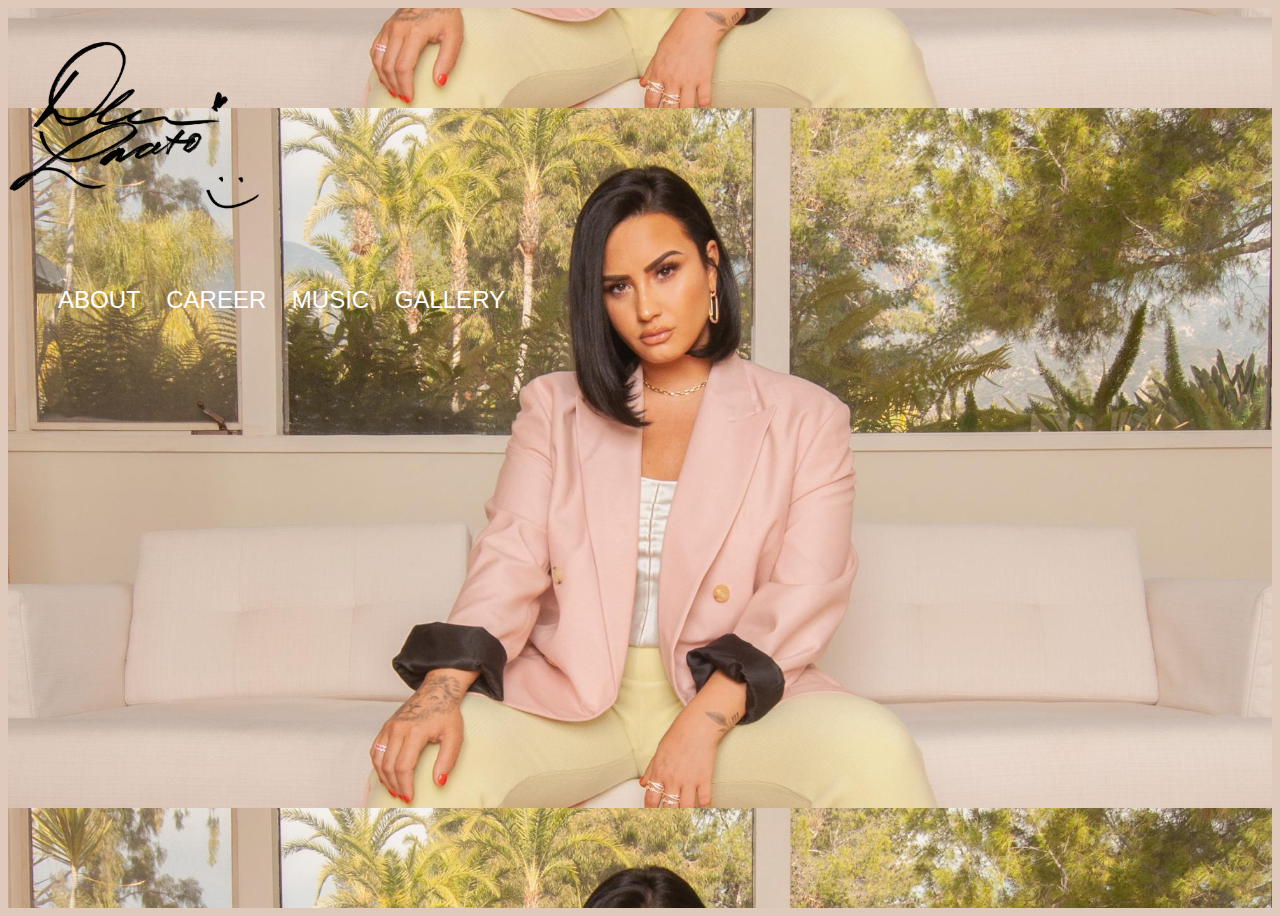
<file: index.html>
<!DOCTYPE html>
<html>
    <head><title>Demi Lovato Home Page</title>
    <link rel="StyleSheet" href="DemiHomePageStylesheet.css">
<style>
body {
  font-family:Futura MD BT, sans-serif;
  font-size: 20px;
}
</style>
</head>
    <body>
        <div class="container-home">
           <a href="Music.html"><img class="hover_img" src="Photos/SIGNATURE.png"></a>
            <div class="navbar">
                <ul>
                    <li><a href="About.html">ABOUT</a></li>
                    <li><a href="Career.html">CAREER</a></li>
                    <li><a href="Music.html">MUSIC</a></li>
                    <li><a href="Gallery.html">GALLERY</a></li>  
                </ul>
            </div>
            
        </div>
        
    </body>
</html>
</file>
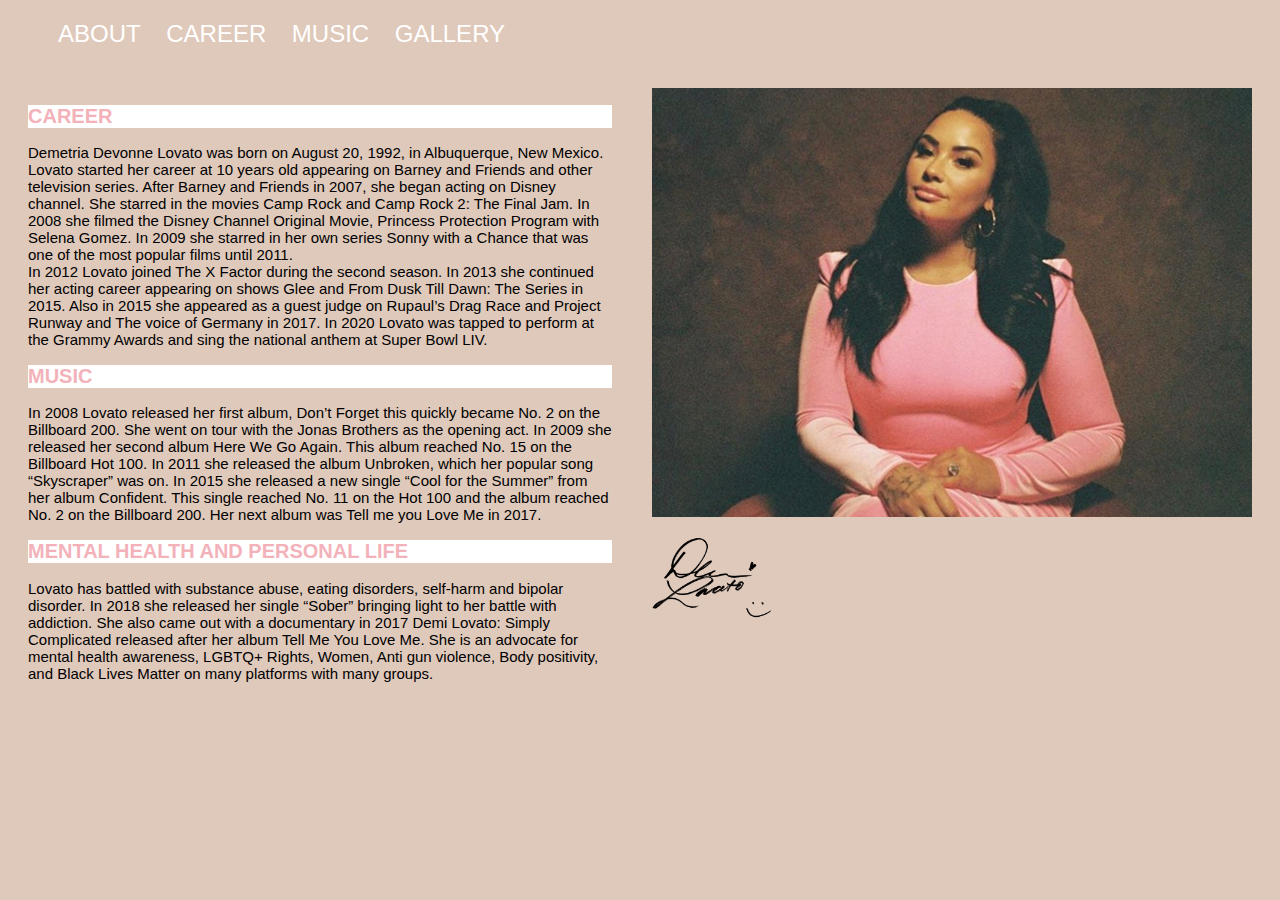
<file: About.html>
<!DOCTYPE html>
<html>
    <head><title>Demi Lovato About</title>
    <link rel="StyleSheet" href="DemiHomePageStylesheet.css">
<style>
body {
  font-family:Futura MD BT, sans-serif;
  font-size: 20px;
}
</style>
</head>
<body>
 <div class="container-about">
            <div class="navbar">
                <ul>
                    <li><a href="About.html">ABOUT</a></li>
                    <li><a href="Career.html">CAREER</a></li>
                    <li><a href="Music.html">MUSIC</a></li>
                    <li><a href="Gallery.html">GALLERY</a></li>  
                
                </ul>
            </div>
    
        </div>
    
      
    <div class="about">
        <div class="left-column">
            <h2>CAREER</h2>
                <p> Demetria Devonne Lovato was born on August 20, 1992, in Albuquerque, New Mexico. Lovato started her career at 10 years old appearing on Barney and Friends and other television series. After Barney and Friends in 2007, she began acting on Disney channel. She starred in the movies Camp Rock and Camp Rock 2: The Final Jam. In 2008 she filmed the Disney Channel Original Movie, Princess Protection Program with Selena Gomez. In 2009 she starred in her own series Sonny with a Chance that was one of the most popular films until 2011.  <br>

                In 2012 Lovato joined The X Factor during the second season. In 2013 she continued her acting career appearing on shows Glee and From Dusk Till Dawn: The Series in 2015. Also in 2015 she appeared as a guest judge on Rupaul’s Drag Race and Project Runway and The voice of Germany in 2017. In 2020 Lovato was tapped to perform at the Grammy Awards and sing the national anthem at Super Bowl LIV.
                </p>
            <h2>MUSIC</h2>
                <p> 
                In 2008 Lovato released her first album, Don’t Forget this quickly became No. 2 on the Billboard 200. She went on tour with the Jonas Brothers as the opening act. In 2009 she released her second album Here We Go Again. This album reached No. 15 on the Billboard Hot 100. In 2011 she released the album Unbroken, which her popular song “Skyscraper” was on. In 2015 she released a new single “Cool for the Summer” from her album Confident.  This single reached No. 11 on the Hot 100 and the album reached No. 2 on the Billboard 200. Her next album was Tell me you Love Me in 2017.</p>
            <h2>MENTAL HEALTH AND PERSONAL LIFE</h2>
                <p>
                Lovato has battled with substance abuse, eating disorders, self-harm and bipolar disorder. In 2018 she released her single “Sober” bringing light to her battle with addiction. She also came out with a documentary in 2017 Demi Lovato: Simply Complicated released after her album Tell Me You Love Me. She is an advocate for mental health awareness, LGBTQ+ Rights, Women, Anti gun violence, Body positivity, and Black Lives Matter on many platforms with many groups. </p>
        
        </div>
        <div class="Right-Column"> <img src="Photos/demi%20light%20pink%20dress.jpg" width="600px" > <a href="index.html"><img class="hover_img" src="Photos/SIGNATURE.png" width="20%"></a>
        </div>
    </div>
    
    </body>
</html>
</file>
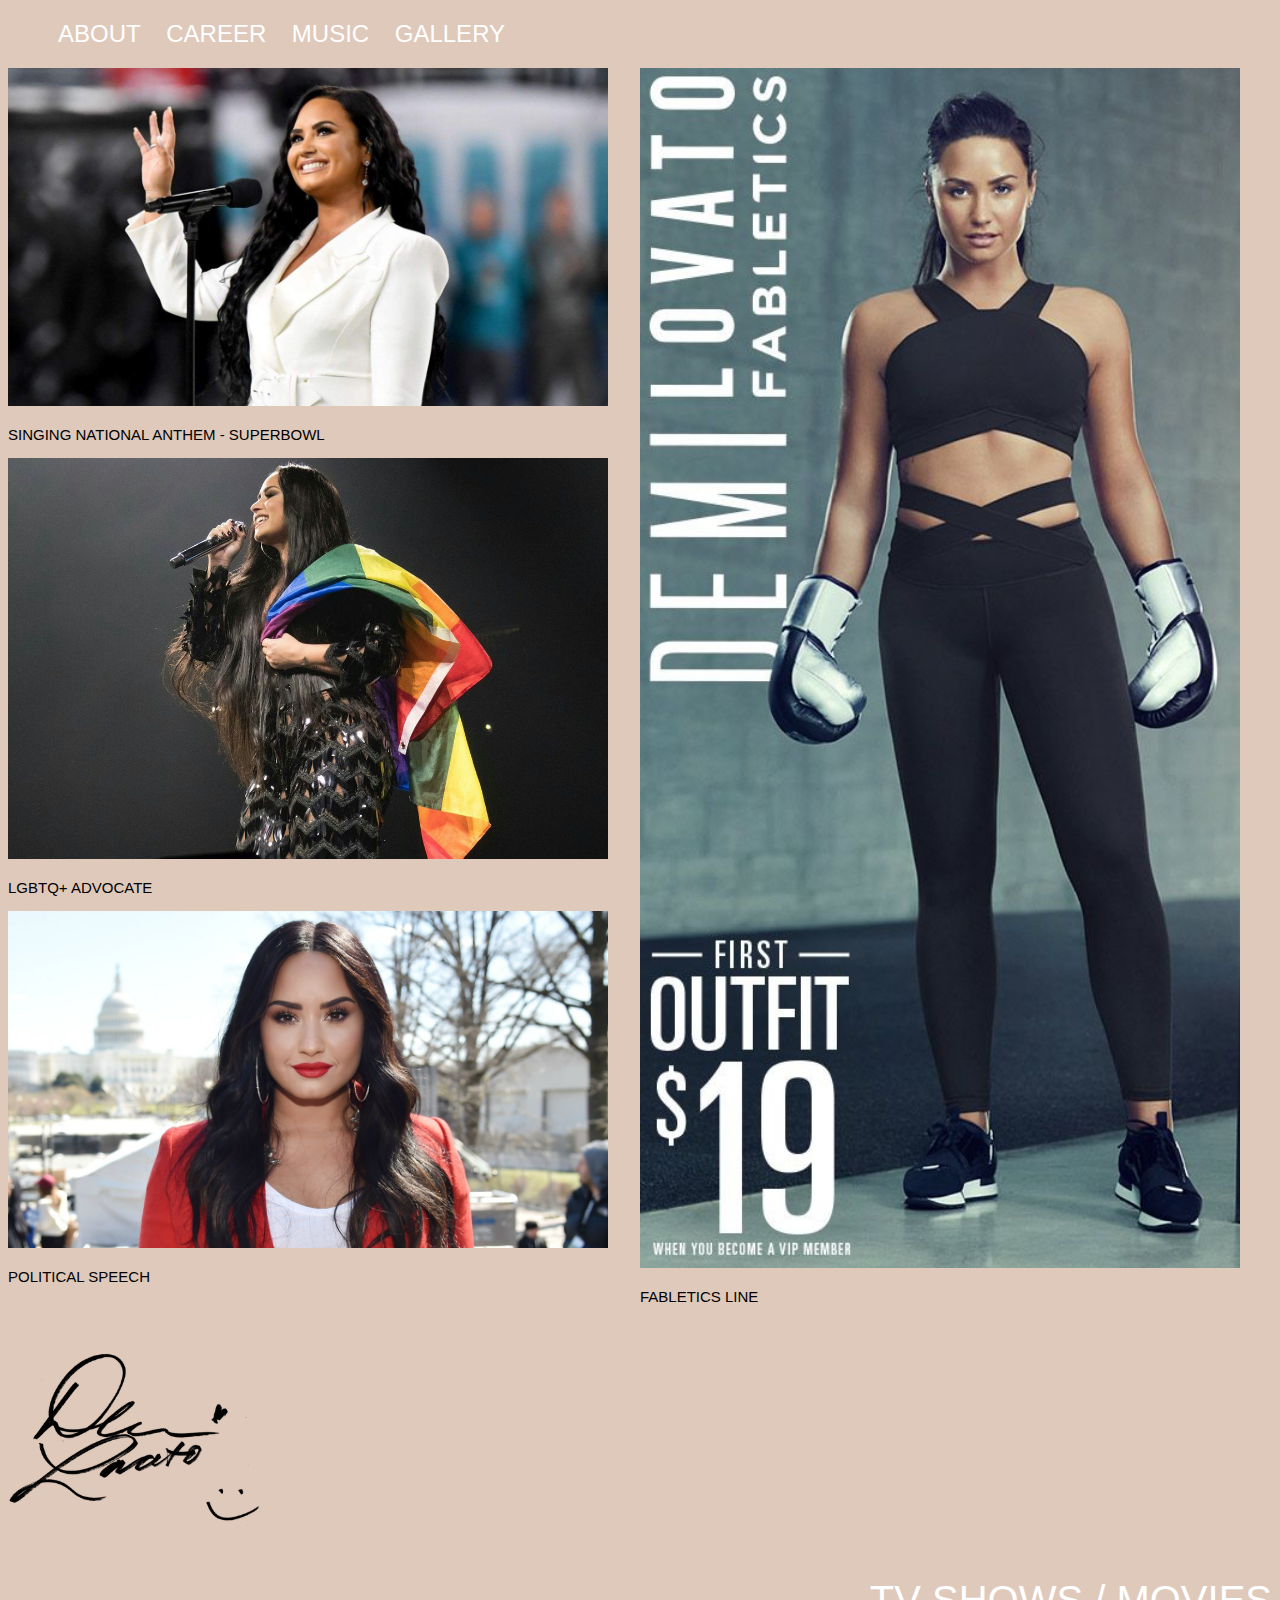
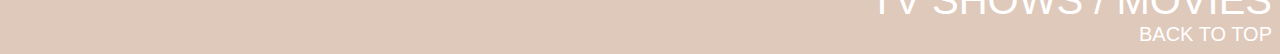
<file: Activism.html>
<!DOCTYPE html>
<html>
    <head><title>Studio Albums</title>
    <link rel="StyleSheet" href="DemiHomePageStylesheet.css">
<style>
body {
  font-family:Futura MD BT, sans-serif;
  font-size: 20px;
}
</style>
</head>
    <body>
        <div class="navbar">
                <ul>
                    <li><a href="About.html">ABOUT</a></li>
                    <li><a href="Career.html">CAREER</a></li>
                    <li><a href="Music.html">MUSIC</a></li>
                    <li><a href="Gallery.html">GALLERY</a></li>  
                </ul>
            </div>
         <div class="activism-page">
        <div class="left-activism">
            <img src="Photos/Demi%20National%20Anthem.jpg" width="600px">
            <p>SINGING NATIONAL ANTHEM - SUPERBOWL
                </p>
            <img src="Photos/LGBTQ.jpg" width="600px">
            <p>LGBTQ+ ADVOCATE</p>
             <img src="Photos/Washignton%20DC.jpg" width="600px" >
            <p>POLITICAL SPEECH</p> 
        
        </div>
        <div class="right-activism"> 
            <img src="Photos/FABLETICS.jpg" width="600px">
            <p>FABLETICS LINE</p>
              
        </div>
    </div>
 
        
        
        
       <a href="index.html"><img class="hover_img" src="Photos/SIGNATURE.png"></a>
        <div class="to-singles"> 
           <a href="TV.html">TV SHOWS / MOVIES</a>
        </div>
        <div class="back"><a href="Career.html">BACK TO TOP</a></div>
  
        </body>
</html>
</file>
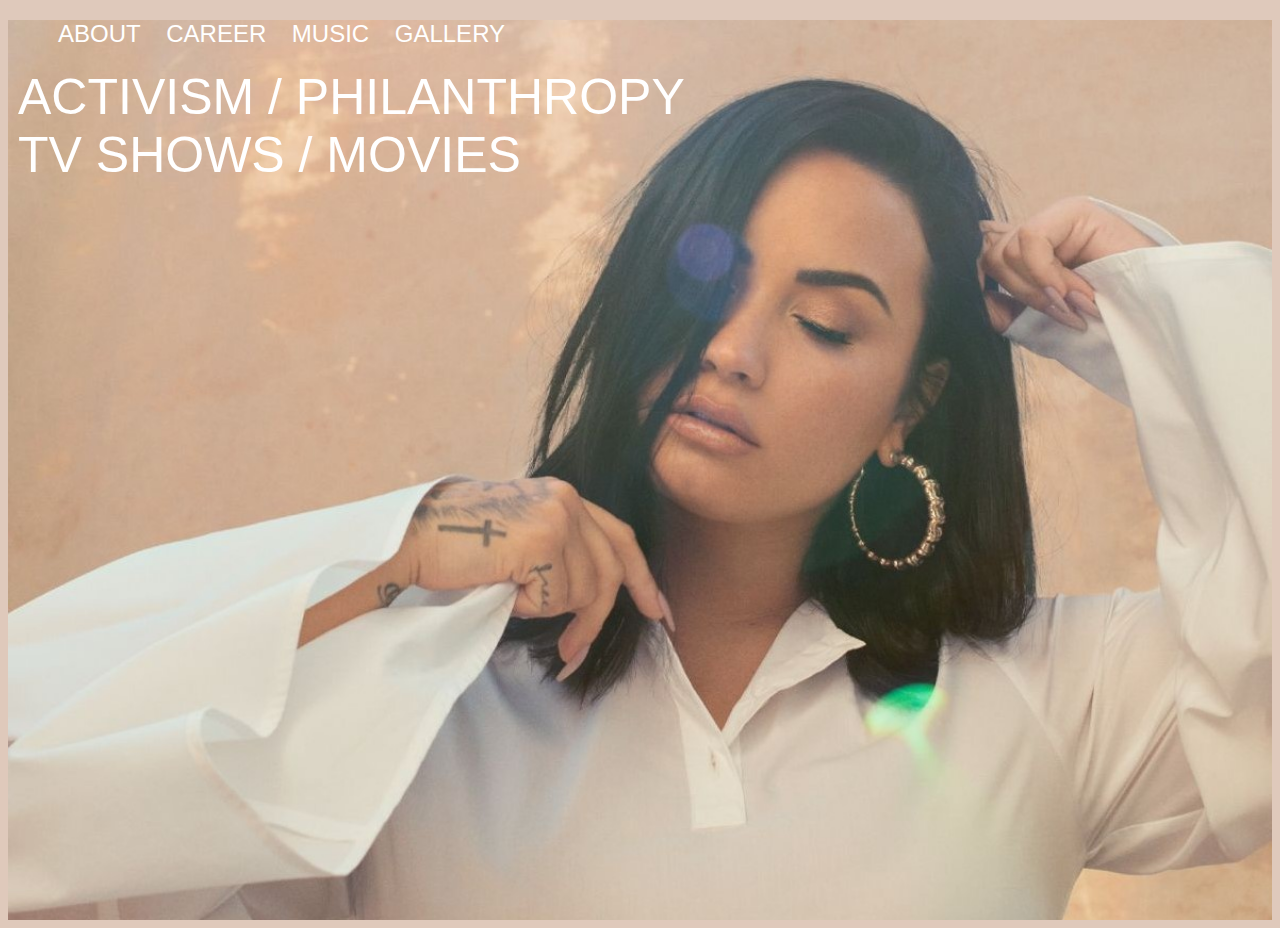
<file: Career.html>
<!DOCTYPE html>
<html>
    <head><title>Demi Lovato Career</title>
    <link rel="StyleSheet" href="DemiHomePageStylesheet.css">
<style>
body {
  font-family:Futura MD BT, sans-serif;
  font-size: 20px;
}
</style>
</head>
<body>
<div class="container-career">
    
    
            <div class="navbar">
                <ul>
                    <li><a href="About.html">ABOUT</a></li>
                    <li><a href="Career.html">CAREER</a></li>
                    <li><a href="Music.html">MUSIC</a></li>
                    <li><a href="Gallery.html">GALLERY</a></li>  
                </ul>
            </div>
     <div class="activism"> 
               
                   <a href="Activism.html">ACTIVISM / PHILANTHROPY</a>
                
                </div>
    <br>
            <div class="tv"> 
                <a href="TV.html"> TV SHOWS / MOVIES </a>
            </div>   
        
  
    </div>
    </body>
</html>
</file>
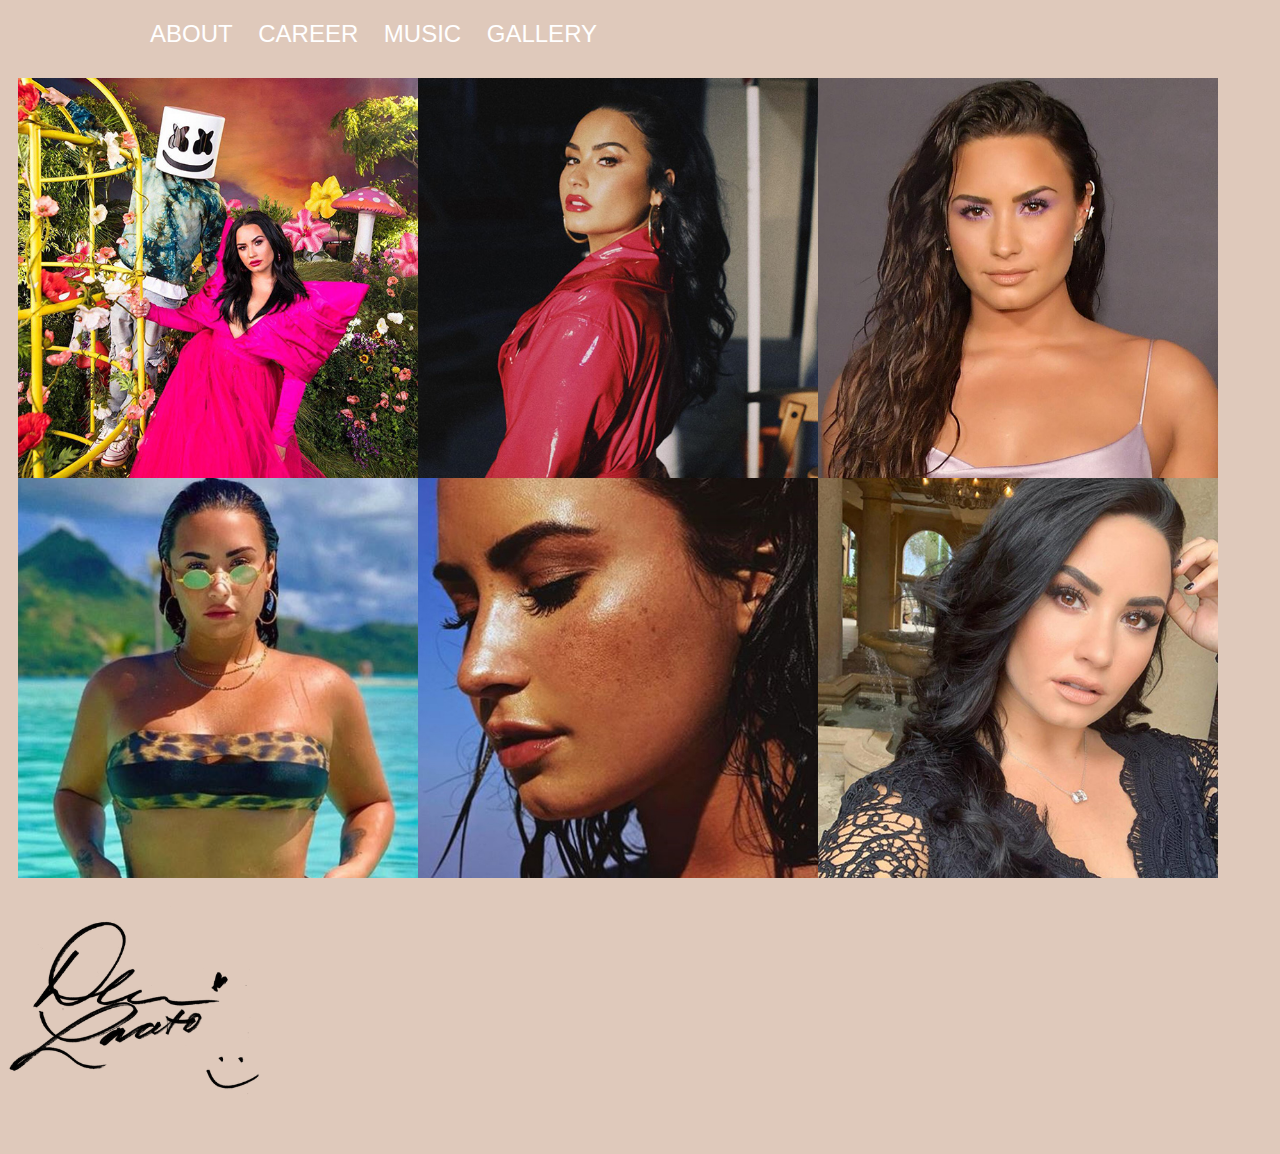
<file: Gallery.html>
<!DOCTYPE html>
<html>
    <head><title>Demi Lovato Gallery</title>
    <link rel="StyleSheet" href="DemiHomePageStylesheet.css">
<style>
body {
  font-family:Futura MD BT, sans-serif;
  font-size: 20px;
}
</style>
</head>
<body>
  <div class="container">
            <div class="navbar">
                <ul>
                    <li><a href="About.html">ABOUT</a></li>
                    <li><a href="Career.html">CAREER</a></li>
                    <li><a href="Music.html">MUSIC</a></li>
                    <li><a href="Gallery.html">GALLERY</a></li>  
                
                </ul>
            </div>
        </div>
   
            <div class="gallery-grid">
            <img src="Photos/Pink%20new.jpg" width="400px">
                
            <img src="Photos/Red%20Jacket%20new.jpg" width=400px">
                                                                 
            <img src="Photos/Purple%20Dress%20new.jpg" width="400px">
                                                                   
             <img src="Photos/Demi%20Beach%20new.png" width="400px">
                                                                  
            <img src="Photos/Close%20Up%20new.jpg" width="400px">
                                                              
            <img src="Photos/Selfie%20new.jpg" width="400px">
    </div>
            
            
    
    
    
  
     <a href="index.html"><img class="hover_img" src="Photos/SIGNATURE.png"></a>
    </body>
</html>
</file>
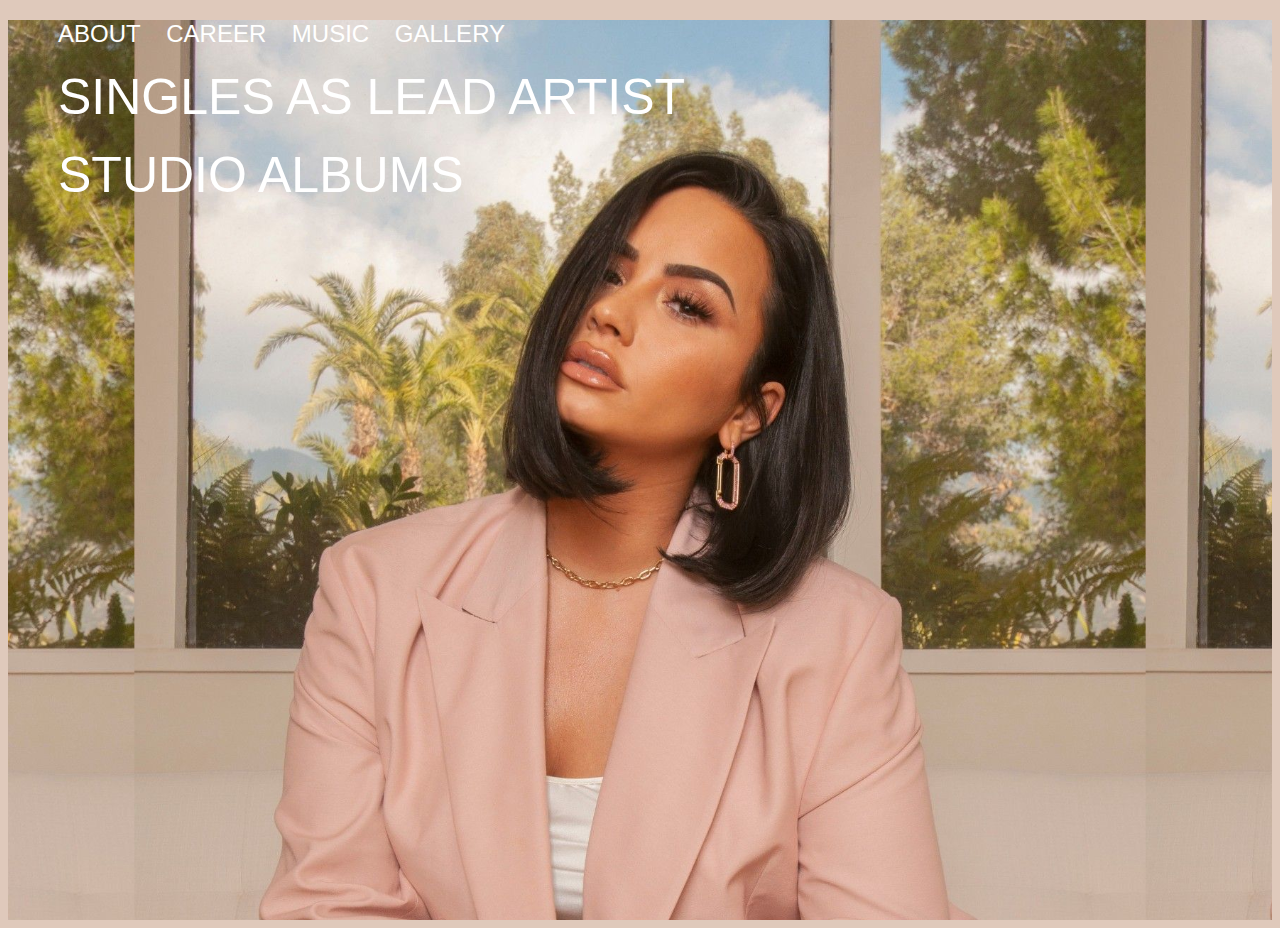
<file: Music.html>
<!DOCTYPE html>
<html>
    <head><title>Demi Lovato Music</title>
    <link rel="StyleSheet" href="DemiHomePageStylesheet.css">
<style>
body {
  font-family:Futura MD BT, sans-serif;
  font-size: 20px;
}
</style>
</head>
    <body>
        <div class="container-music">
           
            
        <div class="navbar">
                <ul>
                    <li><a href="About.html">ABOUT</a></li>
                    <li><a href="Career.html">CAREER</a></li>
                    <li><a href="Music.html">MUSIC</a></li>
                    <li><a href="Gallery.html">GALLERY</a></li>  
        
                </ul>
            </div>
       
            <div class="singles"> 
                <ul>
                    <li><a href="Singles.html">SINGLES AS LEAD ARTIST</a></li>
                </ul>
                </div>
            <div class="Studio"> 
                <ul>
                    <li><a href="Studio.html">STUDIO ALBUMS</a></li>
                </ul>
            </div>   
    
       
         </div>
  
        </body>
</html>
</file>
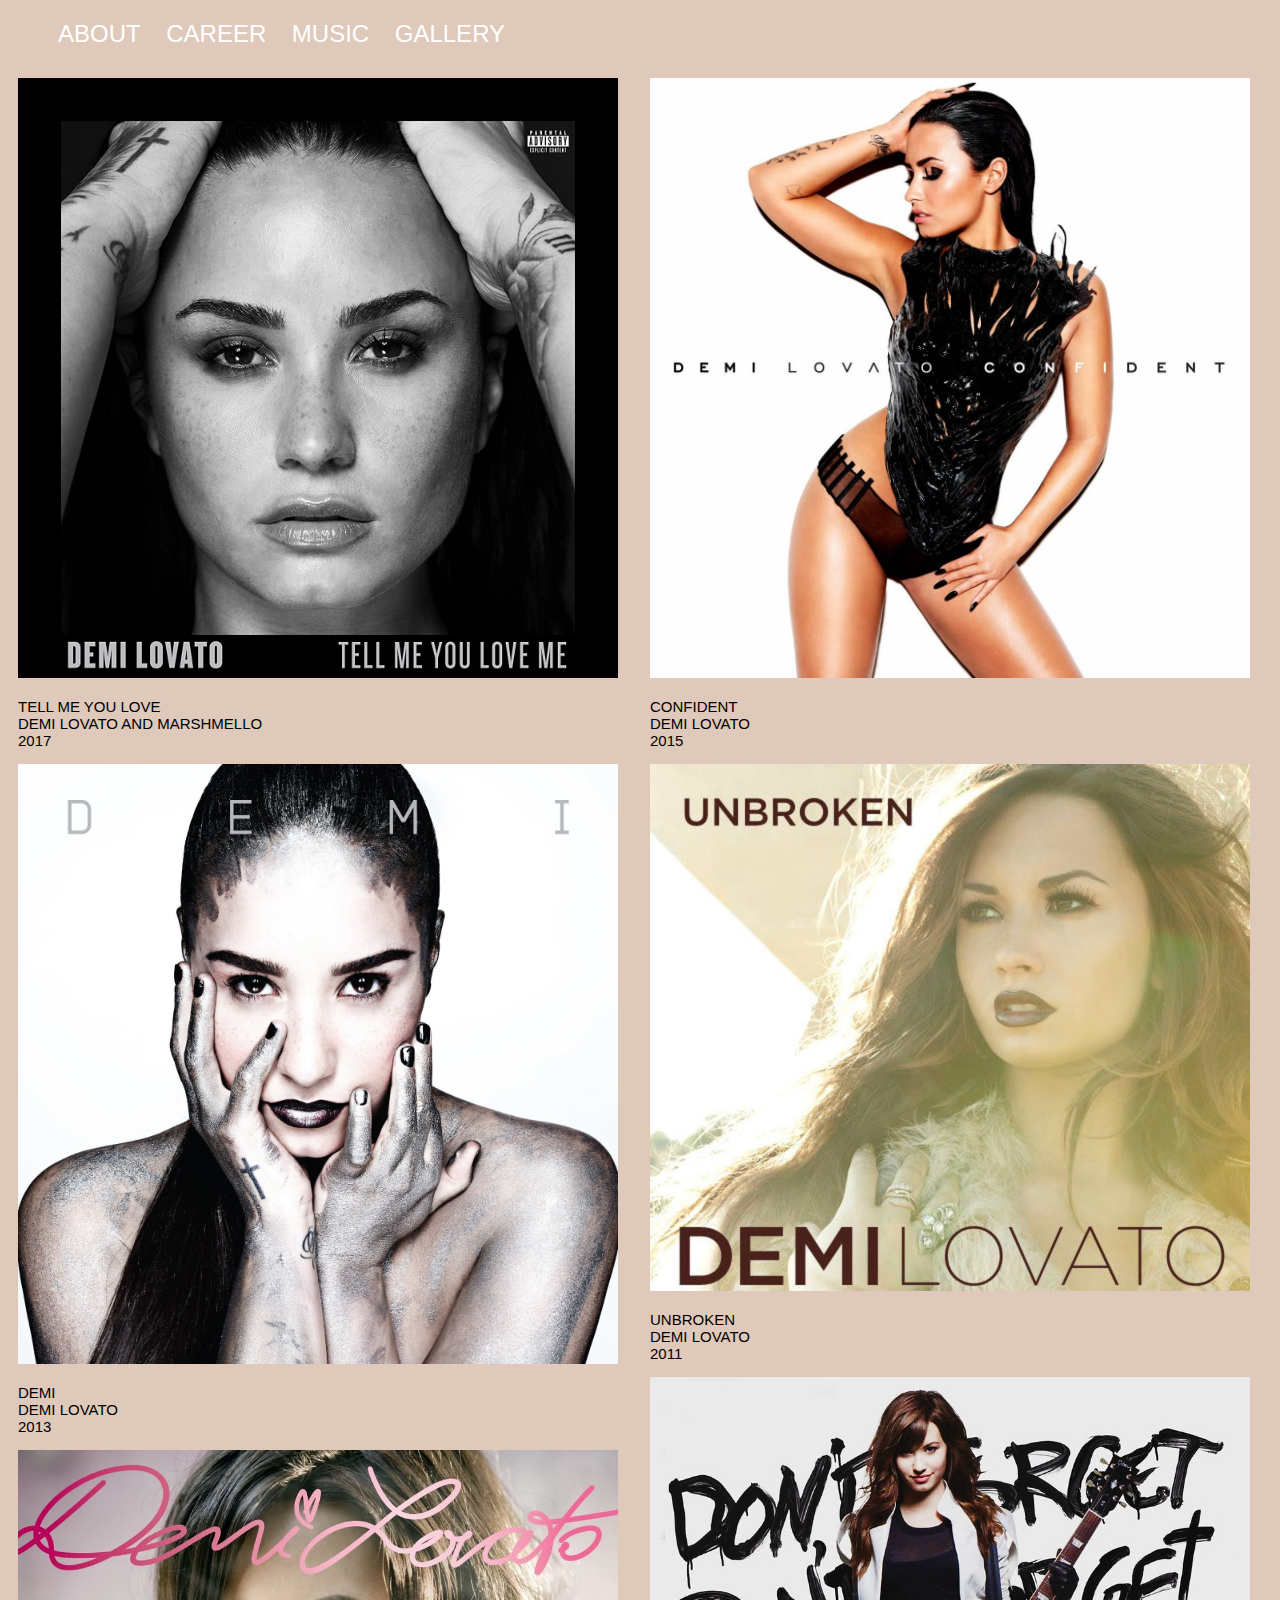
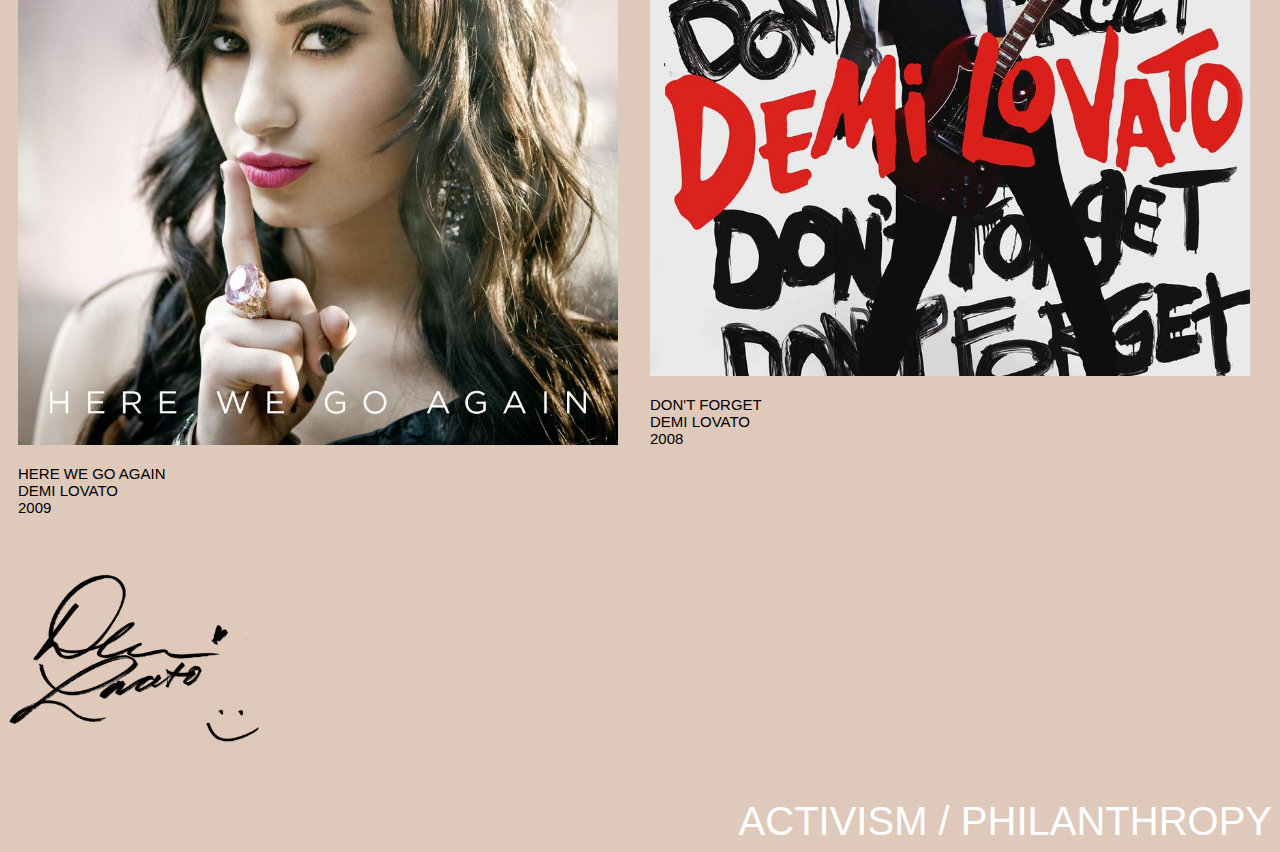
<file: Philantrhopy.html>
<!DOCTYPE html>
<html>
    <head><title>Studio Albums</title>
    <link rel="StyleSheet" href="DemiHomePageStylesheet.css">
<style>
body {
  font-family:Futura MD BT, sans-serif;
  font-size: 20px;
}
</style>
</head>
    <body>
        <div class="navbar">
                <ul>
                    <li><a href="About.html">ABOUT</a></li>
                    <li><a href="Career.html">CAREER</a></li>
                    <li><a href="Music.html">MUSIC</a></li>
                    <li><a href="Gallery.html">GALLERY</a></li>  
                </ul>
            </div>
         <div class="albums-grid">
        <div class="left-albums">
            <img src="Photos/Tell%20Me%20You%20Love%20Me%20Album.jpg" width="600px">
            <p>TELL ME YOU LOVE <br>
                DEMI LOVATO AND MARSHMELLO <br>
                2017</p>
            <img src="Photos/DEMI%20Album.jpg" width="600px">
            <p>DEMI <br> DEMI LOVATO <br> 
                2013
            </p><img src="Photos/Here%20We%20Go%20Again.jpg" width="600px">
            <p>HERE WE GO AGAIN <br>
                DEMI LOVATO <br>
                2009</p>
        
        </div>
        <div class="right-albums"> 
            <img src="Photos/confident%20album.jpg" width="600px">
            <p>CONFIDENT<br>
                DEMI LOVATO <br>
                2015</p>
            <img src="Photos/Unkbroken%20Album.jpg" width="600px" >
            <p>UNBROKEN<br>
                DEMI LOVATO<br>
                2011</p>
            <img src="Photos/Don't%20Forget.jpg" width="600px">
            <p>DON'T FORGET<br>
                DEMI LOVATO <br>
                2008</p>
          
            
        </div>
    </div>
 
        
        
        
        <li><a href="demi%20index.html"><img class="hover_img" src="Photos/SIGNATURE.png"></a></li>
        <div class="to-singles"> 
           <li><a href="Activism.html">ACTIVISM / PHILANTHROPY</a></li>
        </div>
  
        </body>
</html>
</file>
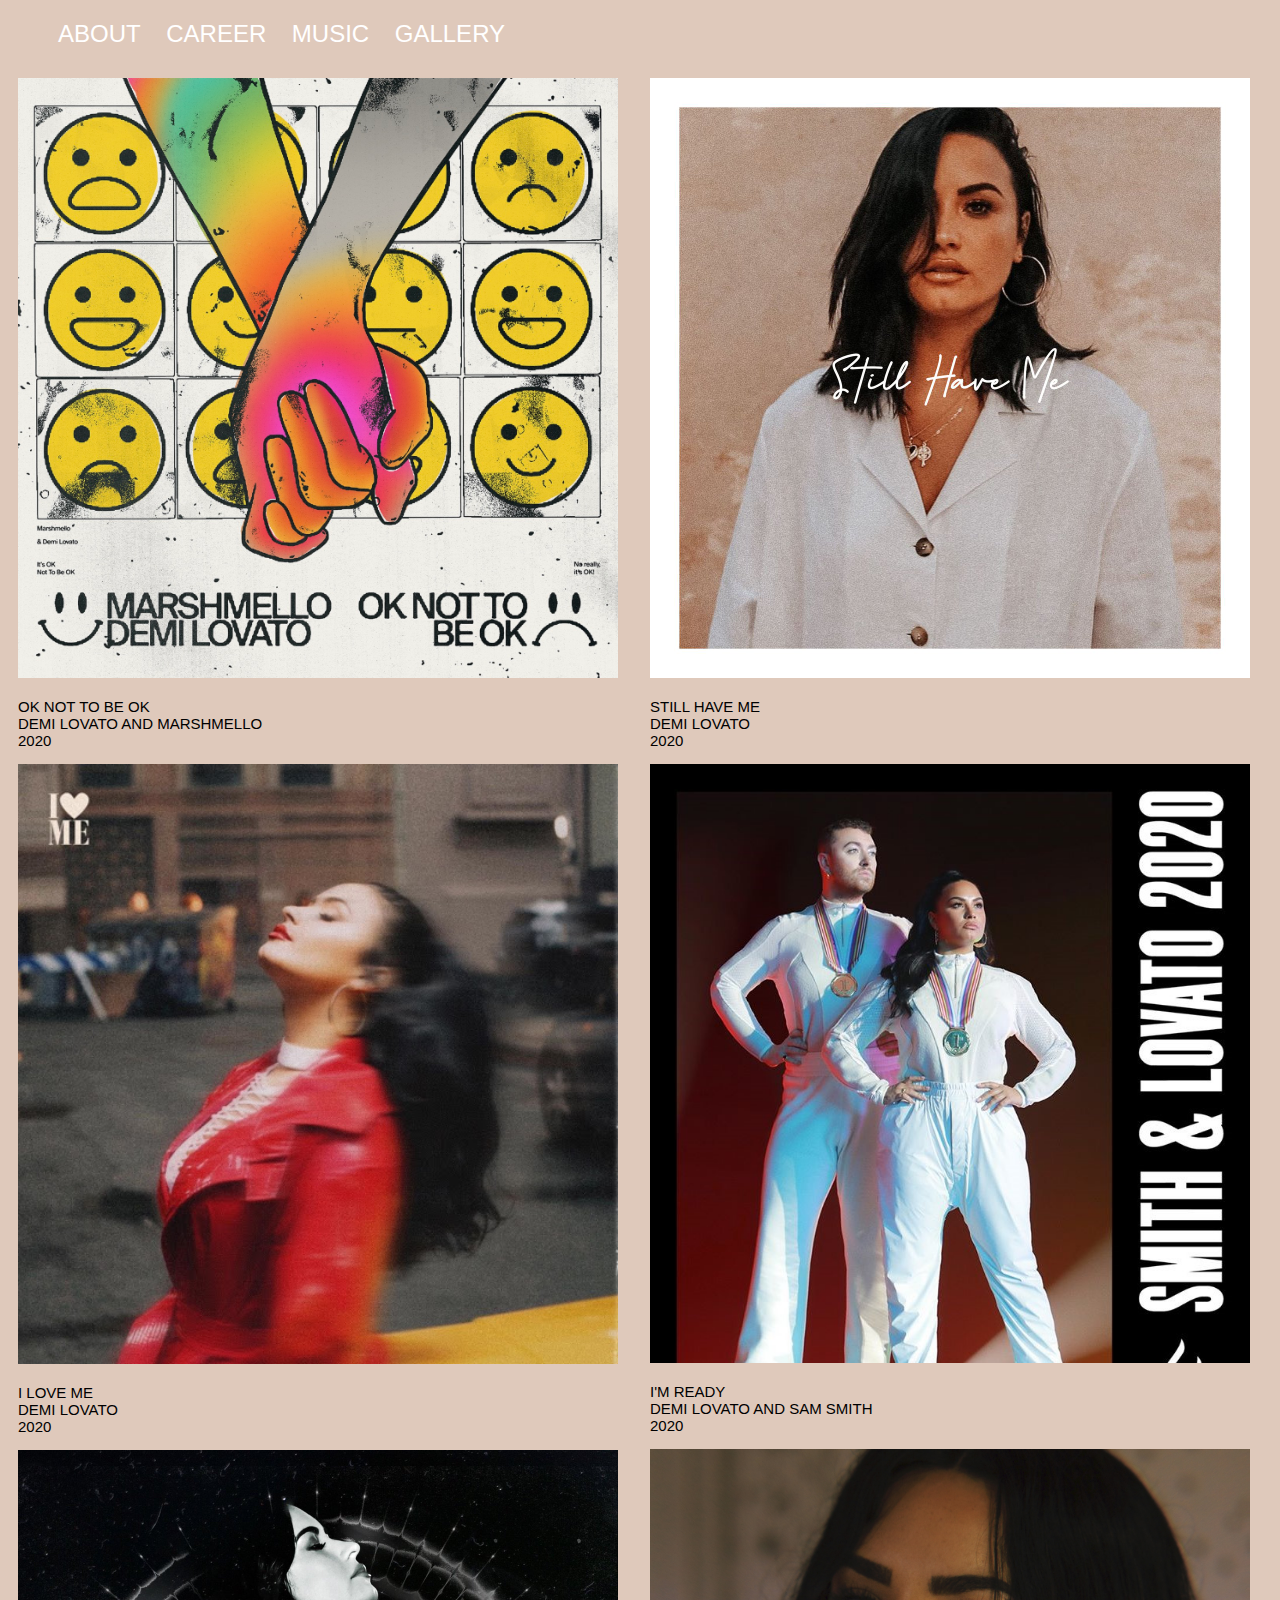
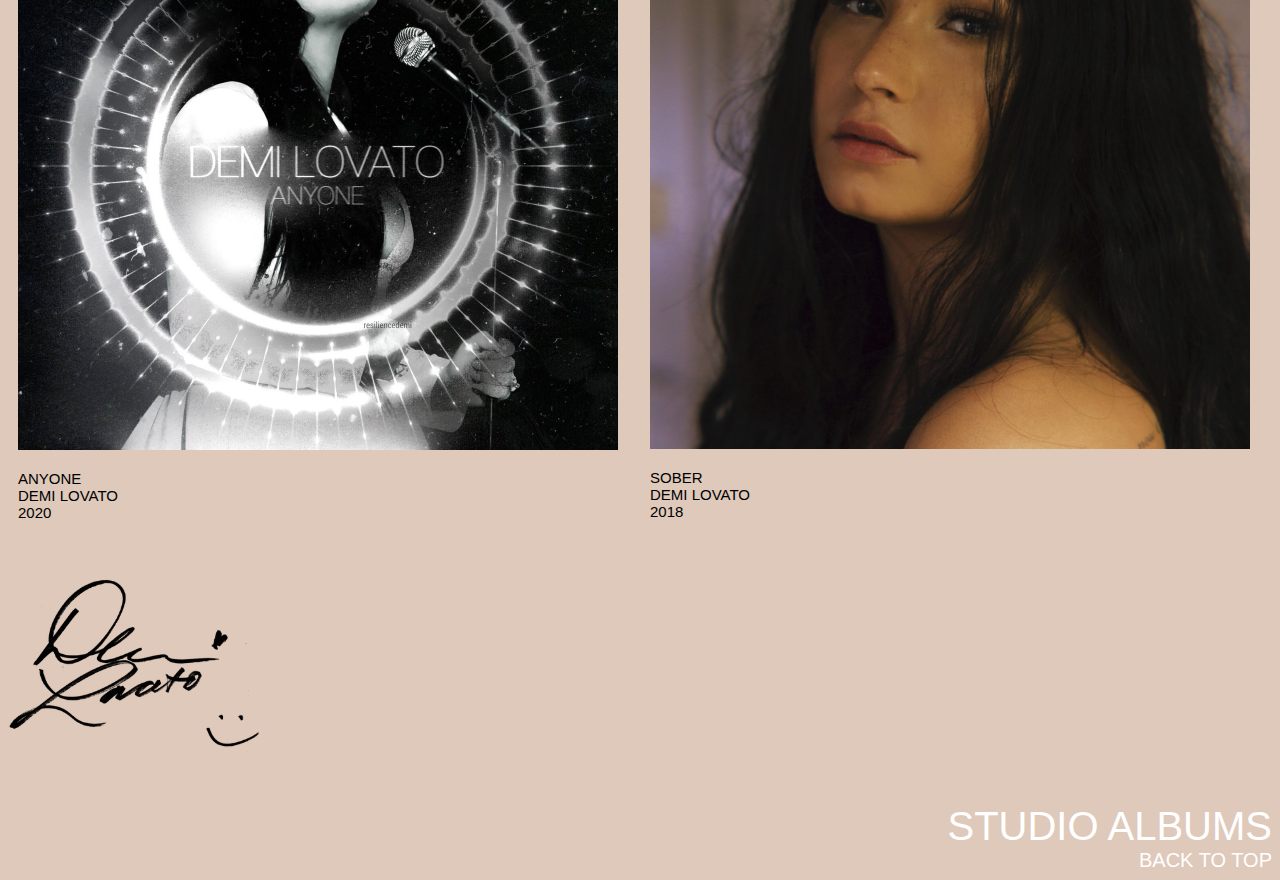
<file: Singles.html>
<!DOCTYPE html>
<html>
    <head><title>Singles as Lead Artist</title>
    <link rel="StyleSheet" href="DemiHomePageStylesheet.css">
<style>
body {
  font-family:Futura MD BT, sans-serif;
  font-size: 20px;
}
</style>
</head>
    <body>
        <div class="navbar">
                <ul>
                    <li><a href="About.html">ABOUT</a></li>
                    <li><a href="Career.html">CAREER</a></li>
                    <li><a href="Music.html">MUSIC</a></li>
                    <li><a href="Gallery.html">GALLERY</a></li>  
                </ul>
            </div>
    <div class="singles-grid">
        <div class="left-singles">
            <img src="Photos/ok%20not%20to%20be%20ok.png" width="600px">
            <p>OK NOT TO BE OK <br>
                DEMI LOVATO AND MARSHMELLO <br>
                2020</p>
            <img src="Photos/I%20Love%20Me.png" width="600px">
            <p>I LOVE ME <br> DEMI LOVATO <br> 
                2020</p><img src="Photos/Anyone.jpg" width="600px">
            <p>ANYONE <br>
                DEMI LOVATO <br>
                2020</p>
        </div>
        
        <div class="right-singles"> 
            <img src="Photos/Still%20Have%20Me.jpg" width="600px">
            <p>STILL HAVE ME<br>
                DEMI LOVATO <br>
                2020</p>
            <img src="Photos/I'm%20Ready.jpg" width="600px">
            <p>I'M READY<br>
                DEMI LOVATO AND SAM SMITH <br>
                2020</p>
            <img src="Photos/sober.jpg" width="600px">
            <p>SOBER<br>
                DEMI LOVATO <br>
                2018</p>
            
        </div>
        
    </div>
         <a href="index.html"><img class="hover_img" src="Photos/SIGNATURE.png" width="20%"></a>
        <div class="to-studio"> 
          <a href="Studio.html">STUDIO ALBUMS</a>
        </div>
        <div class="back"><a href="Music.html">BACK TO TOP</a></div>
  
        </body>
</html>
</file>
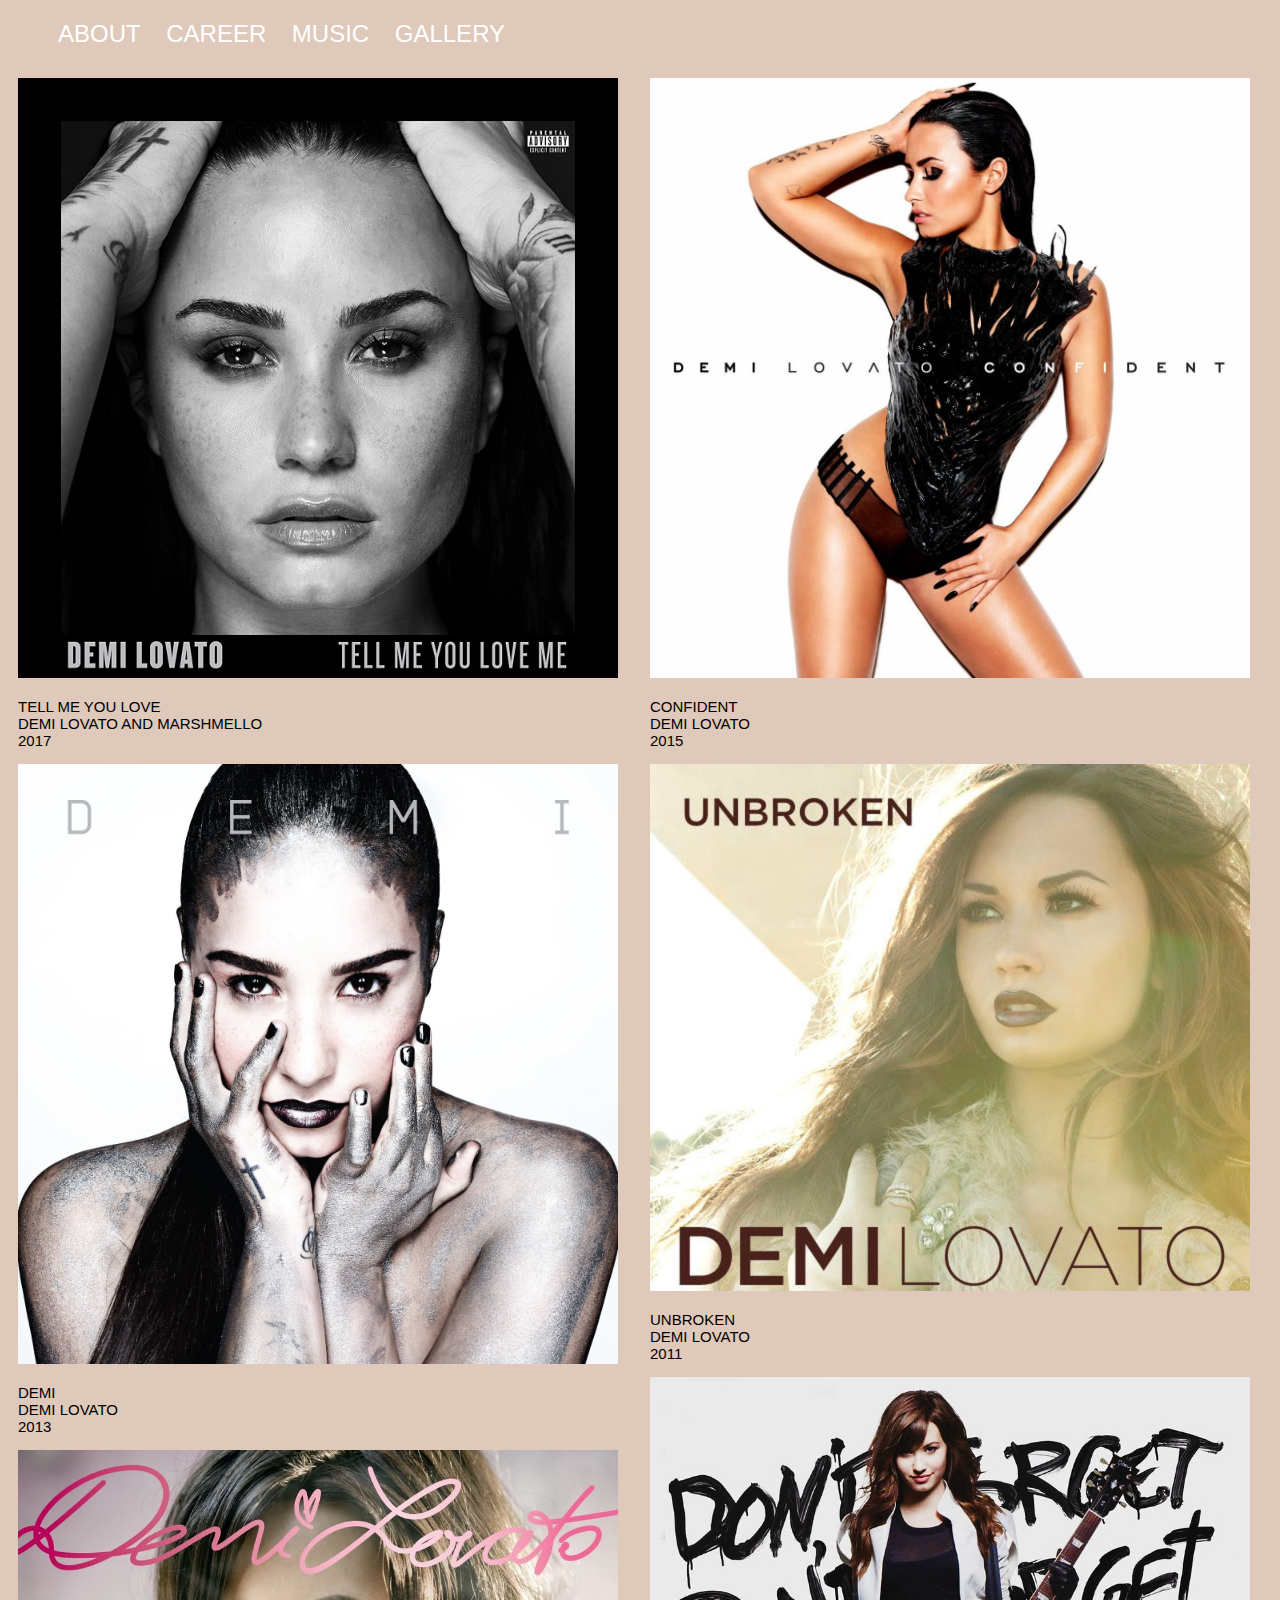
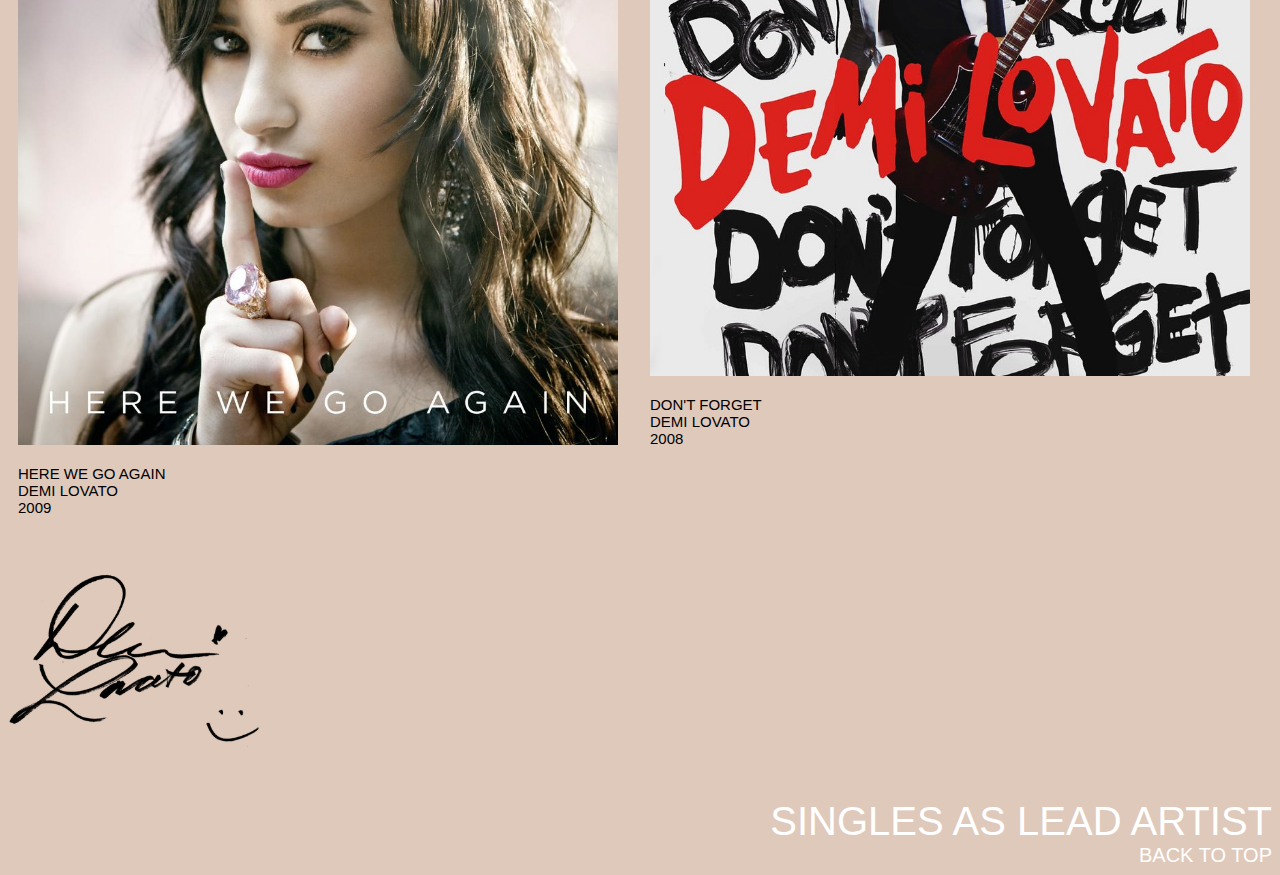
<file: Studio.html>
<!DOCTYPE html>
<html>
    <head><title>Studio Albums</title>
    <link rel="StyleSheet" href="DemiHomePageStylesheet.css">
<style>
body {
  font-family:Futura MD BT, sans-serif;
  font-size: 20px;
}
</style>
</head>
    <body>
        <div class="navbar">
                <ul>
                    <li><a href="About.html">ABOUT</a></li>
                    <li><a href="Career.html">CAREER</a></li>
                    <li><a href="Music.html">MUSIC</a></li>
                    <li><a href="Gallery.html">GALLERY</a></li>  
                </ul>
            </div>
         <div class="albums-grid">
        <div class="left-albums">
            <img src="Photos/Tell%20Me%20You%20Love%20Me%20Album.jpg" width="600px">
            <p>TELL ME YOU LOVE <br>
                DEMI LOVATO AND MARSHMELLO <br>
                2017</p>
            <img src="Photos/DEMI%20Album.jpg" width="600px">
            <p>DEMI <br> DEMI LOVATO <br> 
                2013
            </p><img src="Photos/Here%20We%20Go%20Again.jpg" width="600px">
            <p>HERE WE GO AGAIN <br>
                DEMI LOVATO <br>
                2009</p>
        
        </div>
        <div class="right-albums"> 
            <img src="Photos/confident%20album.jpg" width="600px">
            <p>CONFIDENT<br>
                DEMI LOVATO <br>
                2015</p>
            <img src="Photos/Unkbroken%20Album.jpg" width="600px" >
            <p>UNBROKEN<br>
                DEMI LOVATO<br>
                2011</p>
            <img src="Photos/Don't%20Forget.jpg" width="600px">
            <p>DON'T FORGET<br>
                DEMI LOVATO <br>
                2008</p>
          
            
        </div>
    </div>
 
        
        
        
        <a href="index.html"><img class="hover_img" src="Photos/SIGNATURE.png"></a>
        <div class="to-singles"> 
           <a href="Singles.html">SINGLES AS LEAD ARTIST</a>
        </div>
        <div class="back"><a href="Music.html">BACK TO TOP</a></div>
  
        </body>
</html>
</file>
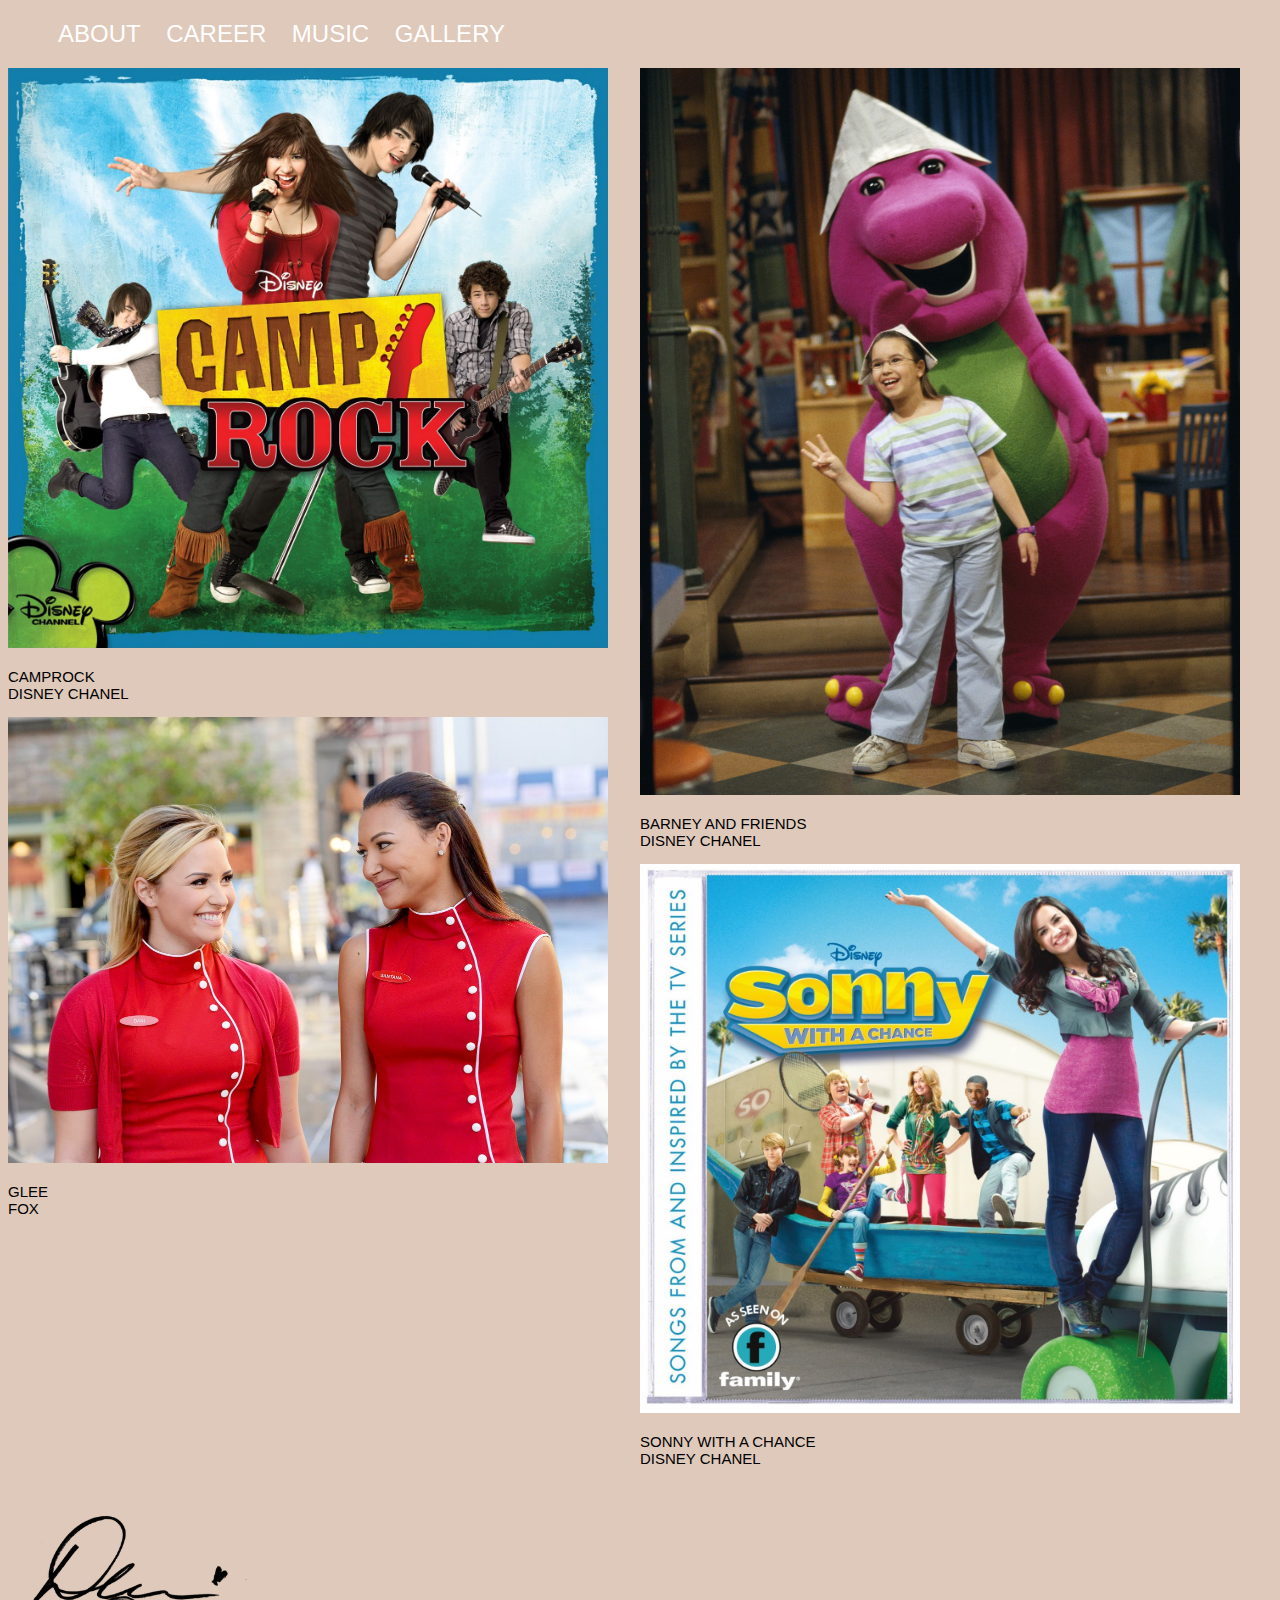
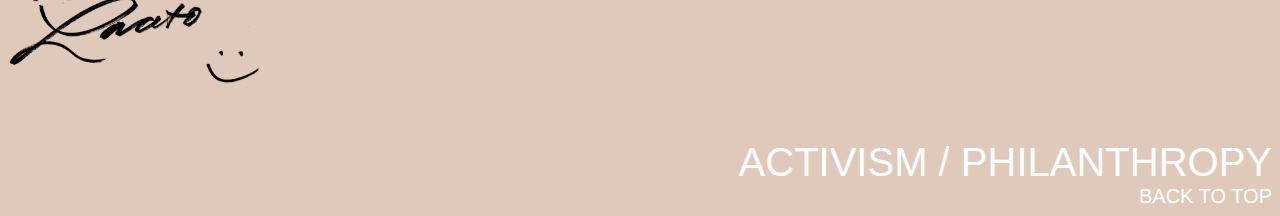
<file: TV.html>
<!DOCTYPE html>
<html>
    <head><title>Studio Albums</title>
    <link rel="StyleSheet" href="DemiHomePageStylesheet.css">
<style>
body {
  font-family:Futura MD BT, sans-serif;
  font-size: 20px;
}
</style>
</head>
    <body>
        <div class="navbar">
                <ul>
                    <li><a href="About.html">ABOUT</a></li>
                    <li><a href="Career.html">CAREER</a></li>
                    <li><a href="Music.html">MUSIC</a></li>
                    <li><a href="Gallery.html">GALLERY</a></li>  
                </ul>
            </div>
         <div class="tv-page">
        <div class="left-tv">
            <img src="Photos/Camp%20Rock.jpg" width="600px">
            <p>CAMPROCK <br>
               DISNEY CHANEL<br>
                </p>
            <img src="Photos/Glee.jpg" width="600px">
            <p>GLEE <br>
            FOX</p>
            
        
        </div>
        <div class="right-tv"> 
            <img src="Photos/Barney.jpg" width="600px">
            <p>BARNEY AND FRIENDS<br>
                DISNEY CHANEL <br>
               </p>
            <img src="Photos/Sonny%20with%20a%20Chance.jpg" width="600px" >
            <p>SONNY WITH A CHANCE<br>
                DISNEY CHANEL</p>
 
        </div>
    </div>
 
        
        
        
        <a href="index.html"><img class="hover_img" src="Photos/SIGNATURE.png"></a>
        <div class="to-singles"> 
          <a href="Activism.html">ACTIVISM / PHILANTHROPY</a>
        </div>
         <div class="back"><a href="Career.html">BACK TO TOP</a></div>
  
        </body>
</html>
</file>
<file: DemiHomePageStylesheet.css>
body {
  background-color: #DFC9BB;
    width: 1080;
}
h1 {color: white}
.container { 
    width: 1080px;
    margin: auto; /*centering the page*/
}
h2 {color: #F3B2BA;
    font-size: 20px;
    background-color: white;
}
p {
    font-size: 15px;
}
.navbar{
    
}
.navbar ul{
    text-align: left;
}
.navbar ul li{
    list-style: none;
    display: inline;
    padding: 10px;
}
.navbar ul li a{
    text-decoration: none;
    font-size: 24px;
    color: white; 
    transition: all .5s ease;
    transform-origin: center;
}
.navbar ul li a:hover{
    color:black;
    transform: scale(1.5);
    font-size: 34px;
}
.hover_img{
    width: 20%;
    transition: all .5s ease;
    transform-origin: center;
}

.container-home li{
    list-style: none;
}
.hover_img:hover{
    transform: scale(1.5);
    list-style: none;
}
.images{
    width;background-attachment: fixed;
}
.container-home {
    height: 100vh;
    margin: 0 auto;
    background-image: url(Photos/demi%20header.jpeg);
    background-position: center;
    background-size: contain;
}
.about {
    display: grid;
    grid-template-columns: 1fr 1fr;
}
.about > div{
    padding: 20px;
    text-align: left;
    
}
.singles-grid {
    display: grid;
    grid-template-columns: 1fr 1fr;
}
.singles-grid > div{
    text-align: left;
    padding: 10px;
    
}
.albums-grid {
    display: grid;
    grid-template-columns: 1fr 1fr;
}
.albums-grid > div{
    text-align: left;
    padding: 10px; 
}



.container-music{
    height: 100vh;
    margin: 0 auto;
    background-image: url(Photos/photoshoot.jpg);
    background-size: 80%;
    background-position: top;
}


.singles ul {
    position: relative;
    text-align: left 20%;
}

.singles ul li{
    list-style: none;
    display: inline;
    padding: 10px;
}

.singles ul li a{
     text-decoration: none;
    font-size: 50px;
    color: white; 
    transition: all .5s ease;
    transform-origin: center;
}

.singles ul li a:hover{
    color:#FFEE93;
    transform: scale(1.5);
    font-size: 66px;
}
.to-studio {
    
}
.to-studio {
    position: relative;
    text-align: right;
}

.to-studio a{
     text-decoration: none;
    font-size: 40px;
    color: white; 
    transition: all .5s ease;
    transform-origin: center;
}

.to-studio a:hover{
    color:#000000;
    transform: scale(1.5);
    font-size: 50px;
}
.to-singles {
    position: relative;
    text-align: right;
}

.to-singles a{
     text-decoration: none;
    font-size: 40px;
    color: white; 
    transition: all .5s ease;
    transform-origin: center;
}

.to-singles a:hover{
    color:#000000;
    transform: scale(1.5);
    font-size: 50px;
}
.back {
    position: relative;
    text-align: right;
    
}
.back a{
     text-decoration: none;
    font-size: 20px;
    color: white;
   
}
.Studio ul {
    position: relative;
    text-align: left 50%;
    
}

.Studio ul li{
    list-style: none;
    display: inline;
    padding: 10px;
}

.Studio ul li a{
     text-decoration: none;
    font-size: 50px;
    color: white; 
    transition: all .5s ease;
    transform-origin: center;
}

.Studio ul li a:hover{
    color:#E0B1A1;
    transform: scale(1.5);
    font-size: 66px;
}

.container-career{
    height: 100vh;
    background-image: url(Photos/header%202.jpg);
    background-size: cover;
    background-repeat: no-repeat;
    background-position: top;
}

.activism-page {
    position: relative;
    text-align: left; 
    display: grid;
    grid-template-columns: 1fr 1fr;
}

.activism{
    list-style: none;
    display: inline;
    padding: 10px;
}

.activism a{
    text-decoration: none;
    font-size: 50px;
    color: white; 
    transition: all .5s ease;
    transform-origin: center;
}

.activism a:hover{
    color:#7E91BF;
    transform: scale(1.5);
    font-size: 66px;
}
.activism-page ul {
    position: relative;
    text-align: left 20%;
}

.activism-page ul li{
    list-style: none;
    display: inline;
    padding: 10px;
}

.activism-page ul li a{
     text-decoration: none;
    font-size: 50px;
    color: white; 
    transition: all .5s ease;
    transform-origin: center;
}

.activism-page ul li a:hover{
    color:#FFEE93;
    transform: scale(1.5);
    font-size: 66px;
}

.tv{
    position: relative;
    text-align: left 50%;
    
}

.tv{
    list-style: none;
    display: inline;
    padding: 10px;

}

.tv a{
     text-decoration: none;
    font-size: 50px;
    color: white; 
    transition: all .5s ease;
    transform-origin: center;
}

.tv  a:hover{
    color:#BBEABC;
    transform: scale(1.5);
    font-size: 66px;
}
.tv-page {
    position: relative;
    text-align: left; 
    display: grid;
    grid-template-columns: 1fr 1fr;
}
.tv-page ul {
    position: relative;
    text-align: left 20%;
}

.tv-page ul li{
    list-style: none;
    display: inline;
    padding: 10px;
}

.tv-page ul li a{
     text-decoration: none;
    font-size: 50px;
    color: white; 
    transition: all .5s ease;
    transform-origin: center;
}

.tv-page ul li a:hover{
    color:#FFEE93;
    transform: scale(1.5);
    font-size: 66px;
}
.gallery-grid {
    display: grid;
    grid-template-columns: 1fr 1fr 1fr;
    padding: 10px;
    padding-top: 10px;
    position: relative;
    padding-bottom: 10px;
width: 600px;
}
</file>
